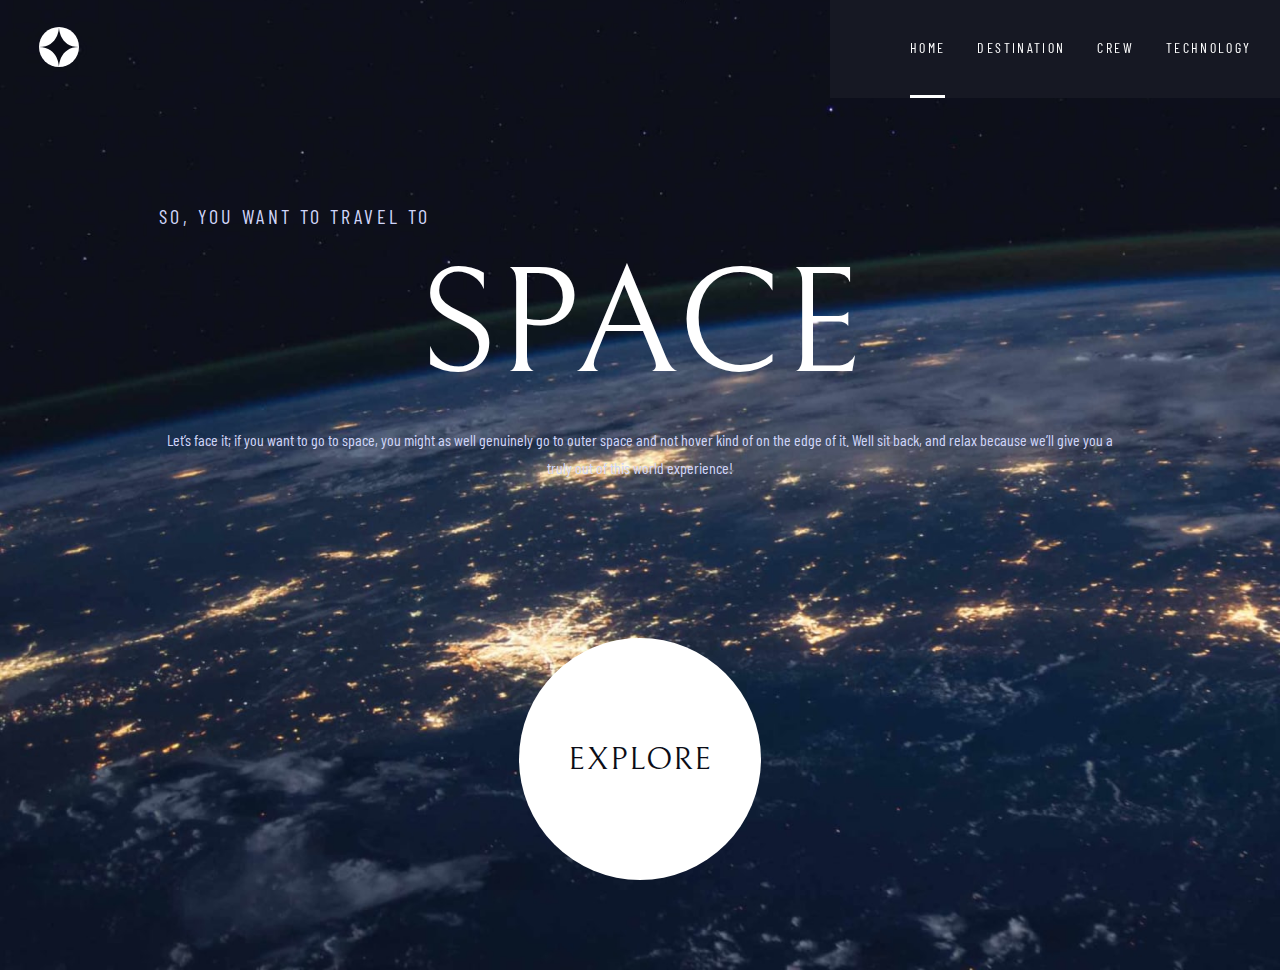
<file: index.html>
<!DOCTYPE html>
<html lang="en">
  <head>
    <meta charset="UTF-8" />
    <meta name="viewport" content="width=device-width, initial-scale=1.0" />
    <link rel="preconnect" href="https://fonts.googleapis.com" />
    <link rel="preconnect" href="https://fonts.gstatic.com" crossorigin />
    <link
      href="https://fonts.googleapis.com/css2?family=Barlow+Condensed:ital,wght@0,100;0,200;0,300;0,400;0,500;0,600;0,700;0,800;0,900;1,100;1,200;1,300;1,400;1,500;1,600;1,700;1,800;1,900&family=Bellefair&display=swap"
      rel="stylesheet"
    />
    <link rel="stylesheet" href="style.css" />
    <title>Space Tourism</title>
  </head>
  <body>
    <!-- header -->
    <header class="header">
      <hr class="header_decoration" />
      <a href="#" class="logo_holder">
        <img src="assets/icons/logo.svg" alt="logo" />
      </a>
      <nav class="header_nav">
        <img
          src="assets/icons/burger_menu_icon.svg"
          alt="menu"
          id="burger_menu"
          class="burger_menu"
        />
        <div class="header_nav_items" id="header_nav_items">
          <img
            src="assets/icons/close_X_icon.svg"
            alt="close"
            class="close_nav"
            id="close_nav"
          />
          <ul class="header_nav_list">
            <li>
              <a href="index.html" class="active"
                ><span class="nav_item_order">00</span
                ><span class="nav_item_text">HOME</span></a
              >
            </li>
            <li>
              <a href="destinations.html"
                ><span class="nav_item_order">01</span
                ><span class="nav_item_text">DESTINATION</span></a
              >
            </li>
            <li>
              <a href="crew.html"
                ><span class="nav_item_order">02</span
                ><span class="nav_item_text">CREW</span></a
              >
            </li>
            <li>
              <a href="technology.html"
                ><span class="nav_item_order">03</span
                ><span class="nav_item_text">TECHNOLOGY</span></a
              >
            </li>
          </ul>
        </div>
      </nav>
    </header>
    <!-- content -->
    <main class="content">
      <div class="content_header">
        <h4 class="content_subtitle">so, you want to travel to</h5>
        <h1 class="content_title title-1">space</h1>
        <p class="content_text">
          Let’s face it; if you want to go to space, you might as well genuinely
          go to outer space and not hover kind of on the edge of it. Well sit
          back, and relax because we’ll give you a truly out of this world
          experience!
        </p>
      </div>
      <div class="content_footer">
        <button class="content_explore_btn">
          <a href="destinations.html">explore</a>
        </button>
      </div>
    </main>
    <!-- scripts -->
    <script type="module" src="scripts/menu.js"></script>
    <script type="module" src="scripts/api.js"></script>
  </body>
</html>
</file>
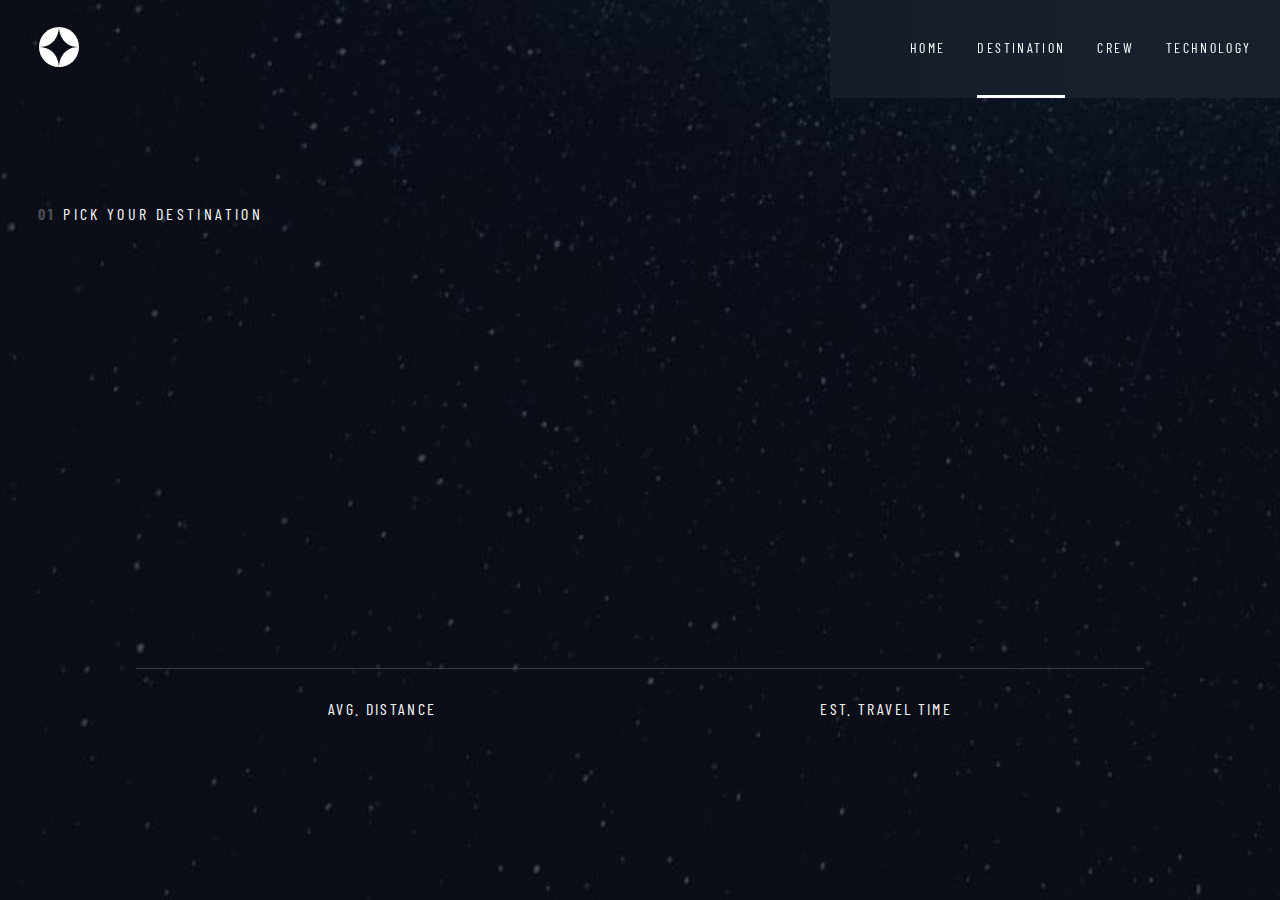
<file: destinations.html>
<!DOCTYPE html>
<html lang="en">
  <head>
    <meta charset="UTF-8" />
    <meta name="viewport" content="width=device-width, initial-scale=1.0" />
    <link rel="preconnect" href="https://fonts.googleapis.com" />
    <link rel="preconnect" href="https://fonts.gstatic.com" crossorigin />
    <link
      href="https://fonts.googleapis.com/css2?family=Barlow+Condensed:ital,wght@0,100;0,200;0,300;0,400;0,500;0,600;0,700;0,800;0,900;1,100;1,200;1,300;1,400;1,500;1,600;1,700;1,800;1,900&family=Bellefair&display=swap"
      rel="stylesheet"
    />
    <link rel="stylesheet" href="style.css" />
    <title>Space Tourism</title>
  </head>
  <body class="destinations_body">
    <!-- header -->
    <header class="header">
      <hr class="header_decoration" />
      <a href="index.html" class="logo_holder">
        <img src="assets/icons/logo.svg" alt="logo" />
      </a>
      <nav class="header_nav">
        <img
          src="assets/icons/burger_menu_icon.svg"
          alt="menu"
          id="burger_menu"
          class="burger_menu"
        />
        <div class="header_nav_items" id="header_nav_items">
          <img
            src="assets/icons/close_X_icon.svg"
            alt="close"
            class="close_nav"
            id="close_nav"
          />
          <ul class="header_nav_list">
            <li>
              <a href="index.html"
                ><span class="nav_item_order">00</span
                ><span class="nav_item_text">HOME</span></a
              >
            </li>
            <li>
              <a href="destinations.html" class="active"
                ><span class="nav_item_order">01</span
                ><span class="nav_item_text">DESTINATION</span></a
              >
            </li>
            <li>
              <a href="crew.html"
                ><span class="nav_item_order">02</span
                ><span class="nav_item_text">CREW</span></a
              >
            </li>
            <li>
              <a href="technology.html"
                ><span class="nav_item_order">03</span
                ><span class="nav_item_text">TECHNOLOGY</span></a
              >
            </li>
          </ul>
        </div>
      </nav>
    </header>
    <!-- content -->
    <main class="destinations_content content">
      <div class="content_header">
        <h4 class="content_subtitle">
          <span class="destinations_order"> 01 </span>
          pick your destination
        </h4>
        <div class="content_img_holder" id="content_img_holder"></div>
      </div>
      <div class="content_body" id="content_body">
        <ul class="destinations_nav" id="destinations_nav"></ul>
        <h1
          class="content_title title-1 destinations_title"
          id="destinations_title"
        ></h1>
        <p class="content_text destinations_text" id="destinatons_text"></p>
        <hr class="destinations_hr" />
        <div class="destinations_desc">
          <div class="destinations_distance_holder">
            <span class="content_subtitle destinations_travel_label">
              avg. distance
            </span>
            <h5 class="content_subtitle" id="destinations_distance"></h5>
          </div>
          <div class="destinations_travel_holder">
            <span class="content_subtitle destinations_travel_label">
              est. travel time
            </span>
            <h5 class="content_subtitle" id="destinations_travel_time"></h5>
          </div>
        </div>
      </div>
    </main>
    <!-- scripts -->
    <script type="module" src="scripts/menu.js"></script>
    <script type="module" src="scripts/api.js"></script>
    <script type="module" src="scripts/destination.js"></script>
  </body>
</html>
</file>
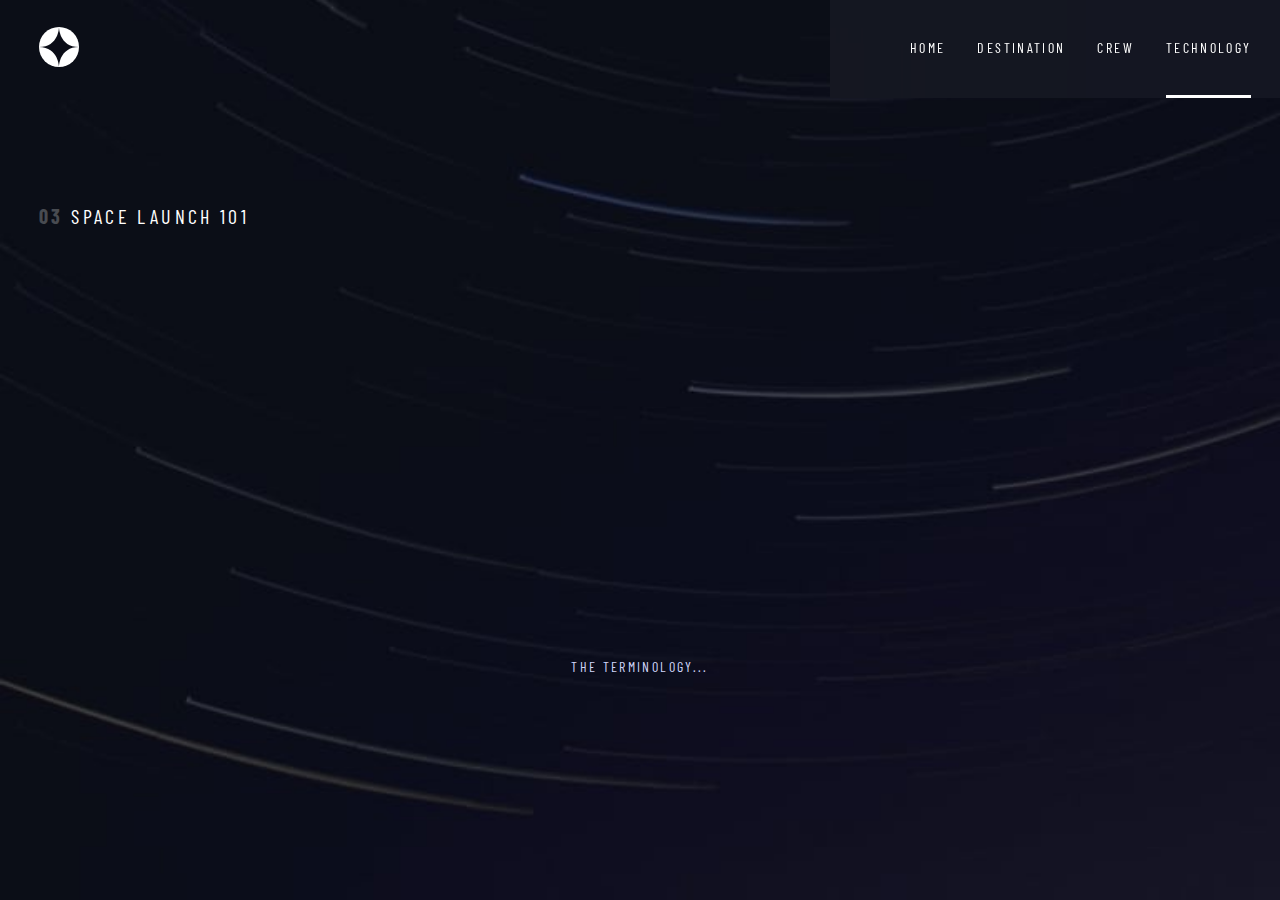
<file: technology.html>
<!DOCTYPE html>
<html lang="en">
  <head>
    <meta charset="UTF-8" />
    <meta name="viewport" content="width=device-width, initial-scale=1.0" />
    <link rel="preconnect" href="https://fonts.googleapis.com" />
    <link rel="preconnect" href="https://fonts.gstatic.com" crossorigin />
    <link
      href="https://fonts.googleapis.com/css2?family=Barlow+Condensed:ital,wght@0,100;0,200;0,300;0,400;0,500;0,600;0,700;0,800;0,900;1,100;1,200;1,300;1,400;1,500;1,600;1,700;1,800;1,900&family=Bellefair&display=swap"
      rel="stylesheet"
    />
    <link rel="stylesheet" href="style.css" />
    <title>Space Tourism</title>
  </head>
  <body class="technology_body">
    <!-- header -->
    <header class="header technology_header">
      <hr class="header_decoration" />
      <a href="index.html" class="logo_holder">
        <img src="assets/icons/logo.svg" alt="logo" />
      </a>
      <nav class="header_nav">
        <img
          src="assets/icons/burger_menu_icon.svg"
          alt="menu"
          id="burger_menu"
          class="burger_menu"
        />
        <div class="header_nav_items" id="header_nav_items">
          <img
            src="assets/icons/close_X_icon.svg"
            alt="close"
            class="close_nav"
            id="close_nav"
          />
          <ul class="header_nav_list">
            <li>
              <a href="index.html"
                ><span class="nav_item_order">00</span
                ><span class="nav_item_text">HOME</span></a
              >
            </li>
            <li>
              <a href="destinations.html"
                ><span class="nav_item_order">01</span
                ><span class="nav_item_text">DESTINATION</span></a
              >
            </li>
            <li>
              <a href="crew.html"
                ><span class="nav_item_order">02</span
                ><span class="nav_item_text">CREW</span></a
              >
            </li>
            <li>
              <a href="technology.html" class="active"
                ><span class="nav_item_order">03</span
                ><span class="nav_item_text">TECHNOLOGY</span></a
              >
            </li>
          </ul>
        </div>
      </nav>
    </header>
    <!-- content -->
    <main class="technology_content content">
      <div class="content_header">
        <h4 class="content_subtitle">
          <span class="technology_order"> 03 </span>
          space launch 101
        </h4>
      </div>
      <div class="content_body technology_content_body">
        <div class="technology_img_holder" id="technology_img_holder"></div>
        <ul class="technology_slider_nav" id="technology_slider_nav"></ul>

        <div class="technology_desc">
          <h3 class="technology_type">the terminology...</h3>
          <h1
            class="content_title title-1 technology_title"
            id="technology_title"
          ></h1>
          <p class="content_text technology_text" id="technology_text"></p>
        </div>
      </div>
    </main>
    <!-- scripts -->
    <script type="module" src="scripts/menu.js"></script>
    <script type="module" src="scripts/api.js"></script>
    <script type="module" src="scripts/technology.js"></script>
  </body>
</html>
</file>
<file: style.css>
/* global */

* {
  margin: 0;
  padding: 0;
  box-sizing: border-box;
}

a {
  text-decoration: none;
}

li {
  list-style-type: none;
}

/* colors */

.black {
  background-color: #0b0d17;
}

.gray {
  background-color: #d0d6f9;
}

.title-1,
.title-2,
.title-3,
.title-4 {
  font-family: "Bellefair", serif;
  font-weight: 400;
}

.title-5 {
  font-size: 28px;
  letter-spacing: 4.75;
  font-family: "Barlow Condensed", sans-serif;
}

/* landing page */

/* body */

body {
  background: url("assets/landing/background-home-mobile.jpg") no-repeat center
    bottom / cover;
  min-height: 100vh;
}

/* header */

.header {
  display: flex;
  padding: 24px;
  margin-bottom: 24px;
  align-items: center;
  justify-content: space-between;
}

.header_decoration {
  display: none;
}

.burger_menu {
  cursor: pointer;
}

.header_nav_items {
  position: fixed;
  top: 0;
  right: 0;
  background-color: rgba(255, 255, 255, 0.04);
  backdrop-filter: blur(81.55px);
  height: 100%;
  padding: 33px 26px 0 32px;
  transform: translateX(100%);
  transition: transform 0.3s ease;
  width: 254px;
}

.header_nav_items.active {
  transform: translateX(0%);
  z-index: 100;
}

.header_nav_list li a {
  font-family: "Barlow Condensed", sans-serif;
  color: #fff;
  letter-spacing: 2.7px;
  font-size: 16px;
  display: flex;
  align-items: center;
  margin-bottom: 32px;
  border-bottom: solid transparent 3px;
  transition: ease 0.4s;
}

.header_nav_list a:hover {
  border-bottom: solid #ffffff 3px;
}

.header_nav_list li a span {
  display: block;
}

.header_nav .close_nav {
  cursor: pointer;
  margin: 0 0 65px auto;
  display: block;
}

.nav_item_order {
  font-family: "Barlow Condensed", sans-serif;
  font-size: 16px;
  font-weight: 700;
  letter-spacing: 2.7px;
  margin-right: 10px;
}

/* content */

.content {
  text-align: center;
  padding: 0 24px;
  padding-bottom: 90px;
  font-family: "Barlow Condensed", sans-serif;
}

.content_subtitle {
  text-transform: uppercase;
  color: rgba(208, 214, 249, 1);
  font-size: 16px;
  font-weight: 400;
  letter-spacing: 2.7px;
}

.content_title {
  color: rgba(255, 255, 255, 1);
  text-transform: uppercase;
  font-size: 80px;
  line-height: 100px;
}

.content_text {
  color: rgba(208, 214, 249, 1);
  font-size: 15px;
  font-weight: 400;
  line-height: 25px;
}

.content_explore_btn {
  margin-top: 81px;
  width: 150px;
  height: 150px;
  background-color: rgba(255, 255, 255, 1);
  border-radius: 50%;
  text-transform: uppercase;
  letter-spacing: 1.25px;
  font-size: 20px;
  font-family: "Bellefair", serif;
  cursor: pointer;
  text-align: center;
  position: relative;
  border: none;
}

.content_explore_btn a {
  display: flex;
  align-items: center;
  justify-content: center;

  width: 100%;
  height: 100%;
  color: #0b0d17;
}

.content_explore_btn::before {
  content: "";
  position: absolute;
  border-radius: 50%;
  opacity: 0;
  z-index: -1;
  transition: 0.3s ease;
}

.content_explore_btn:hover::before {
  inset: -70px;
  opacity: 0.1;
  background: rgba(255, 255, 255, 1);
}

/* destinations page */

.destinations_body {
  background: url("assets/destination/background-destination-mobile.jpg")
    no-repeat center bottom / cover;
}

/* content */

.destinations_content {
  padding: 0 24px 58px 24px;
}

.destinations_order,
.crew_order,
.technology_order {
  opacity: 0.25;
  font-weight: 700;
}

.destinations_content .content_subtitle,
.crew_content .content_subtitle,
.technology_content .content_subtitle {
  font-size: 16px;
  color: #fff;
}

.content_img_holder {
  margin: 32px auto 26px;
  height: 170px;
  width: 170px;
}

.content_img_holder img {
  opacity: 0;
  transition: opacity 1s ease;
  width: 100%;
  height: 100%;
}

.content_img_holder img.animated {
  opacity: 1;
}

.destinations_nav {
  display: flex;
  justify-content: center;
}

.destinations_nav li {
  color: #d0d6f9;
  font-size: 14px;
  letter-spacing: 2.36px;
  padding-bottom: 8px;
  cursor: pointer;
  margin-left: 28px;
  text-transform: uppercase;
  transition: ease 0.4s;
  border-bottom: solid transparent 3px;
}

.destinations_nav li:first-child {
  margin-left: 0;
}

.destinations_nav li.active {
  color: #fff;
  border-bottom: solid #fff 3px;
}

.destinations_nav li:hover {
  color: #fff;
  border-bottom: solid #fff 3px;
}

.destinations_title {
  font-size: 56px;
  line-height: 100%;
  margin: 20px 0 1px 0;
}

.destinations_hr {
  border: none;
  background-color: #383b4b;
  height: 1px;
  margin: 32px 0;
}

.destinations_travel_label {
  display: block;
  color: #d0d6f9;
  font-size: 14px;
}

.destinations_content .content_body h5 {
  margin: 12px 0 32px;
  font-size: 28px;
  color: #fff;
  font-family: "Bellefair", serif;
}

.destinations_travel_holder {
  margin-top: 32px;
}

/* crew page */
.crew_body {
  background: url("assets/crew/crew_bg_image.svg") no-repeat center bottom /
    cover;
}
/* content */
.crew_slider_nav {
  display: flex;
  margin: 32px auto;
  justify-content: center;
  gap: 16px;
}

.crew_img_holder {
  margin: 32px auto 0;
  max-width: 327px;
  height: 222px;
}

.crew_img_holder img {
  opacity: 0;
  transition: opacity 1s ease;
  height: 100%;
}

.crew_img_holder img.animated {
  opacity: 1;
}

.crew_hr {
  margin-top: 0;
}

.slider_nav_item {
  width: 10px;
  height: 10px;
  border-radius: 50%;
  background-color: #fff;
  opacity: 0.17;
  cursor: pointer;
}

.slider_nav_item:hover {
  opacity: 0.5;
}

.slider_nav_item.active {
  opacity: 1;
}

.crew_role {
  font-size: 16px;
  font-weight: 400;
  font-family: "Bellefair", serif;
  color: #fff;
  opacity: 0.7;
  text-transform: uppercase;
}

.crew_title {
  font-size: 24px;
  line-height: 100%;
  margin: 8px 0 16px;
}

/* technology page */
.technology_body {
  background: url("assets/technology/background-technology-mobile.jpg")
    no-repeat center bottom / cover;
}

.technology_content {
  padding: 0;
}

.technology_slider_nav {
  display: flex;
  align-items: center;
  gap: 16px;
  justify-content: center;
  margin: 34px 0 26px;
}

.technology_slider_nav li {
  width: 40px;
  height: 40px;
  border: solid 1px rgba(255, 255, 255, 0.25);
  border-radius: 50%;
  color: #fff;
  display: flex;
  justify-content: center;
  align-items: center;
  font-family: "Bellefair", serif;
  font-size: 16px;
  cursor: pointer;
  transition: all 0.3s ease;
}

.technology_slider_nav li.active {
  background-color: #fff;
  border-color: #fff;
  color: #0b0d17;
}

.technology_slider_nav li:hover {
  background-color: #fff;
  border-color: #fff;
  color: #0b0d17;
}

.technology_img_holder {
  margin-top: 32px;
  width: 100%;
  height: 170px;
}

.technology_img_holder img {
  width: 100%;
  height: 100%;
}

.technology_type {
  font-size: 14px;
  letter-spacing: 2.36px;
  color: #d0d6f9;
  text-transform: uppercase;
  font-family: "Barlow Condensed", sans-serif;
  font-weight: 400;
}

.technology_title {
  font-weight: 400;
  font-size: 24px;
  line-height: 100%;
  margin: 9px 0 18px;
}

.technology_text {
  font-family: "Barlow Condensed", sans-serif;
  font-weight: 400;
  font-size: 15px;
  line-height: 25px;
  padding: 0 24px;
}

/* responsive */

/* tablet */

@media (min-width: 768px) {
  /* landing */
  body {
    background: url("assets/landing/background-home-tablet.jpg") no-repeat
      center bottom / cover;
  }
  /* header */
  .burger_menu,
  .close_nav {
    display: none !important;
  }
  .header {
    padding: 0;
    margin-bottom: 106px;
  }
  .logo_holder {
    padding-left: 39px;
  }
  .header_nav_items {
    display: block;
    position: initial;
    transform: none;
    width: 450px;
    padding: 39px 48px 0;
    transition: none;
  }
  .header_nav_list {
    display: flex;
  }
  .header_nav_list a {
    font-size: 14px !important;
    letter-spacing: 2.36px !important;
    margin: 0 0 0 32px !important;
    height: 100%;
    padding-bottom: 39px;
  }

  .header_nav_list li a.active {
    border-bottom: solid #ffffff 3px;
  }

  .nav_item_order {
    display: none !important;
  }

  .content {
    padding: 0 159px;
    padding-bottom: 90px;
  }

  .content_subtitle {
    font-size: 20px;
    letter-spacing: 3.38px;
    margin-bottom: 24px;
  }
  .content_title {
    font-size: 150px;
    line-height: 150px;
  }
  .content_text {
    line-height: 28px;
    font-size: 16px;
    margin-top: 24px;
  }
  .content_explore_btn {
    width: 242px;
    height: 242px;
    font-size: 32px;
    margin-top: 156px;
  }

  /* destinations */
  .destinations_body {
    background-image: url("assets/destination/background-destination-tablet.jpg");
  }
  /* content */
  .destinations_content {
    padding: 0 38px;
  }

  .destinations_content .content_header {
    text-align: left;
    font-size: 20px;
  }

  .content_img_holder {
    width: 300px;
    height: 300px;
    margin-top: 60px;
  }

  .destinations_nav {
    margin: 53px 0 32px;
  }

  .destinations_nav li {
    font-size: 16px;
  }

  .destinations_title {
    font-size: 80px;
  }

  .destinations_content .content_body {
    padding: 0 98px 68px;
  }

  .destinations_desc {
    display: flex;
    align-items: center;
    justify-content: space-around;
  }

  .destinations_desc span {
    letter-spacing: 2.36px;
    line-height: 100%;
    font-size: 14px;
  }
  .destinations_travel_holder {
    margin-top: 0;
  }

  /* crew */
  .crew_body {
    background: url("assets/crew/crew_bg_image_desktop.svg") no-repeat center
      bottom / cover;
  }
  .crew_header {
    margin-bottom: 40px;
  }
  .crew_content {
    padding: 0 38px;
  }
  .crew_content_body {
    display: flex;
    flex-direction: column;
  }
  .crew_desc {
    display: flex;
    flex-direction: column;
  }
  .crew_img_holder {
    order: 4;
    max-width: 450px;
    height: 572px;
  }

  .content_subtitle {
    text-align: left;
  }

  .crew_slider_nav {
    order: 2;
  }

  .crew_title {
    font-size: 40px;
    line-height: 100%;
  }
  .crew_role {
    font-size: 24px;
  }
  .crew_text {
    max-width: 450px;
    margin: 16px auto 0;
    line-height: 28px;
  }
  .crew_hr {
    display: none;
  }

  /* technology */
  .technology_body {
    background-image: url("assets/technology/background-technology-tablet.jpg");
  }

  .technology_content {
    padding: 0;
  }

  .technology_content .content_subtitle {
    margin-top: 40px;
    font-size: 20px;
    padding-left: 39px;
    margin-bottom: 60px;
    letter-spacing: 3.38px;
    font-weight: 400;
  }

  .technology_img_holder {
    height: 310px;
  }

  .technology_slider_nav li {
    width: 60px;
    height: 60px;
    font-size: 24px;
  }
  .technology_title {
    font-size: 40px;
    line-height: 100%;
    margin: 16px 0;
  }

  .technology_text {
    padding: 0 155px 97px;
  }
}
/* desktop */
@media (min-width: 1440px) {
  /* landing */
  /* header */

  body {
    background-image: url("assets/landing/background-home-desktop.jpg");
  }

  .header {
    padding-top: 40px;
    margin-bottom: 0;
    position: relative;
  }
  .header_decoration {
    display: block;
    position: absolute;
    width: 473px;
    height: 1px;
    opacity: 0.25;
    color: #fff;
    top: 88px;
    left: 167px;
    z-index: 100;
  }
  .logo_holder {
    padding-left: 55px;
  }
  .nav_item_order {
    display: block !important;
  }
  .header_nav_items {
    width: 830px;
  }
  .header_nav_list {
    padding-left: 123px;
  }
  .header_nav_list a {
    margin-left: 48px !important;
  }
  .header_nav_list li:first-child a {
    margin-left: 0 !important;
  }
  /* content */
  .content {
    display: flex;
    align-items: center;
    margin-top: 251px;
    text-align: left;
    padding: 0 165px 130px 165px !important;
    justify-content: space-between;
  }
  .content_subtitle {
    font-size: 28px;
  }
  .content_title {
    margin: 24px 0;
  }
  .content_text {
    font-size: 18px;
    line-height: 32px;
    max-width: 444px;
  }
  .content_explore_btn {
    margin: 0;
    width: 274px;
    height: 274px;
  }
  /* destinations */
  .destinations_body {
    background-image: url("assets/destination/background-destination-desktop.jpg");
  }
  /* content */
  .destinations_content {
    margin-top: 78px;
    padding-bottom: 112px !important;
  }

  .destinations_content .content_subtitle {
    font-size: 28px;
  }

  .content_img_holder {
    width: 445px;
    height: 445px;
    margin-left: 63px;
    margin-top: 97px;
  }
  .destinations_content .content_body {
    padding: 0;
  }
  .destinations_title {
    font-size: 100px;
  }
  .destinations_nav {
    justify-content: left;
  }
  .destinations_desc {
    justify-content: left;
    text-align: left;
    gap: 80px;
  }
  /* crew */
  .crew_body {
    position: relative;

    background: url("assets/crew/crew_bg_image_desktop.svg") no-repeat center
      bottom / cover;
  }
  .crew_content {
    display: block;
    margin-top: 76px;

    padding: 0 165px 0 135px !important;
  }

  .crew_content .content_subtitle {
    margin-bottom: 154px;
    font-size: 28px;
    letter-spacing: 4.72px;
  }

  .crew_role {
    font-size: 32px;
  }
  .crew_title {
    font-size: 56px;
  }

  .crew_content_body {
    flex-direction: row;
    justify-content: space-between;
  }
  .crew_img_holder {
    margin-left: 80px;
    margin-right: 0;
    position: absolute;
    bottom: 0;
    right: 165px;
  }

  .crew_slider_nav {
    margin-left: 0;
  }
  .crew_text {
    margin: 0;
    max-width: 444px;
  }
  /* technology */
  .technology_body {
    background-image: url("assets/technology/background-technology-desktop.jpg");
  }
  .technology_content {
    margin-top: 76px;
    display: block;
  }

  .technology_content .content_subtitle {
    font-size: 28px;
    padding-left: 0;
  }

  .technology_content_body {
    display: flex;
    align-items: center;
    justify-content: space-between;
  }

  .technology_slider_nav {
    flex-direction: column;
  }

  .technology_slider_nav li {
    width: 80px;
    height: 80px;
  }

  .technology_desc {
    order: 2;
  }

  .technology_title {
    font-size: 56px;
  }

  .technology_text {
    padding: 0;
    font-size: 18px;
    line-height: 32px;
  }
  .technology_img_holder {
    order: 3;
    width: 515px;
    height: 527px;
  }
}
</file>
